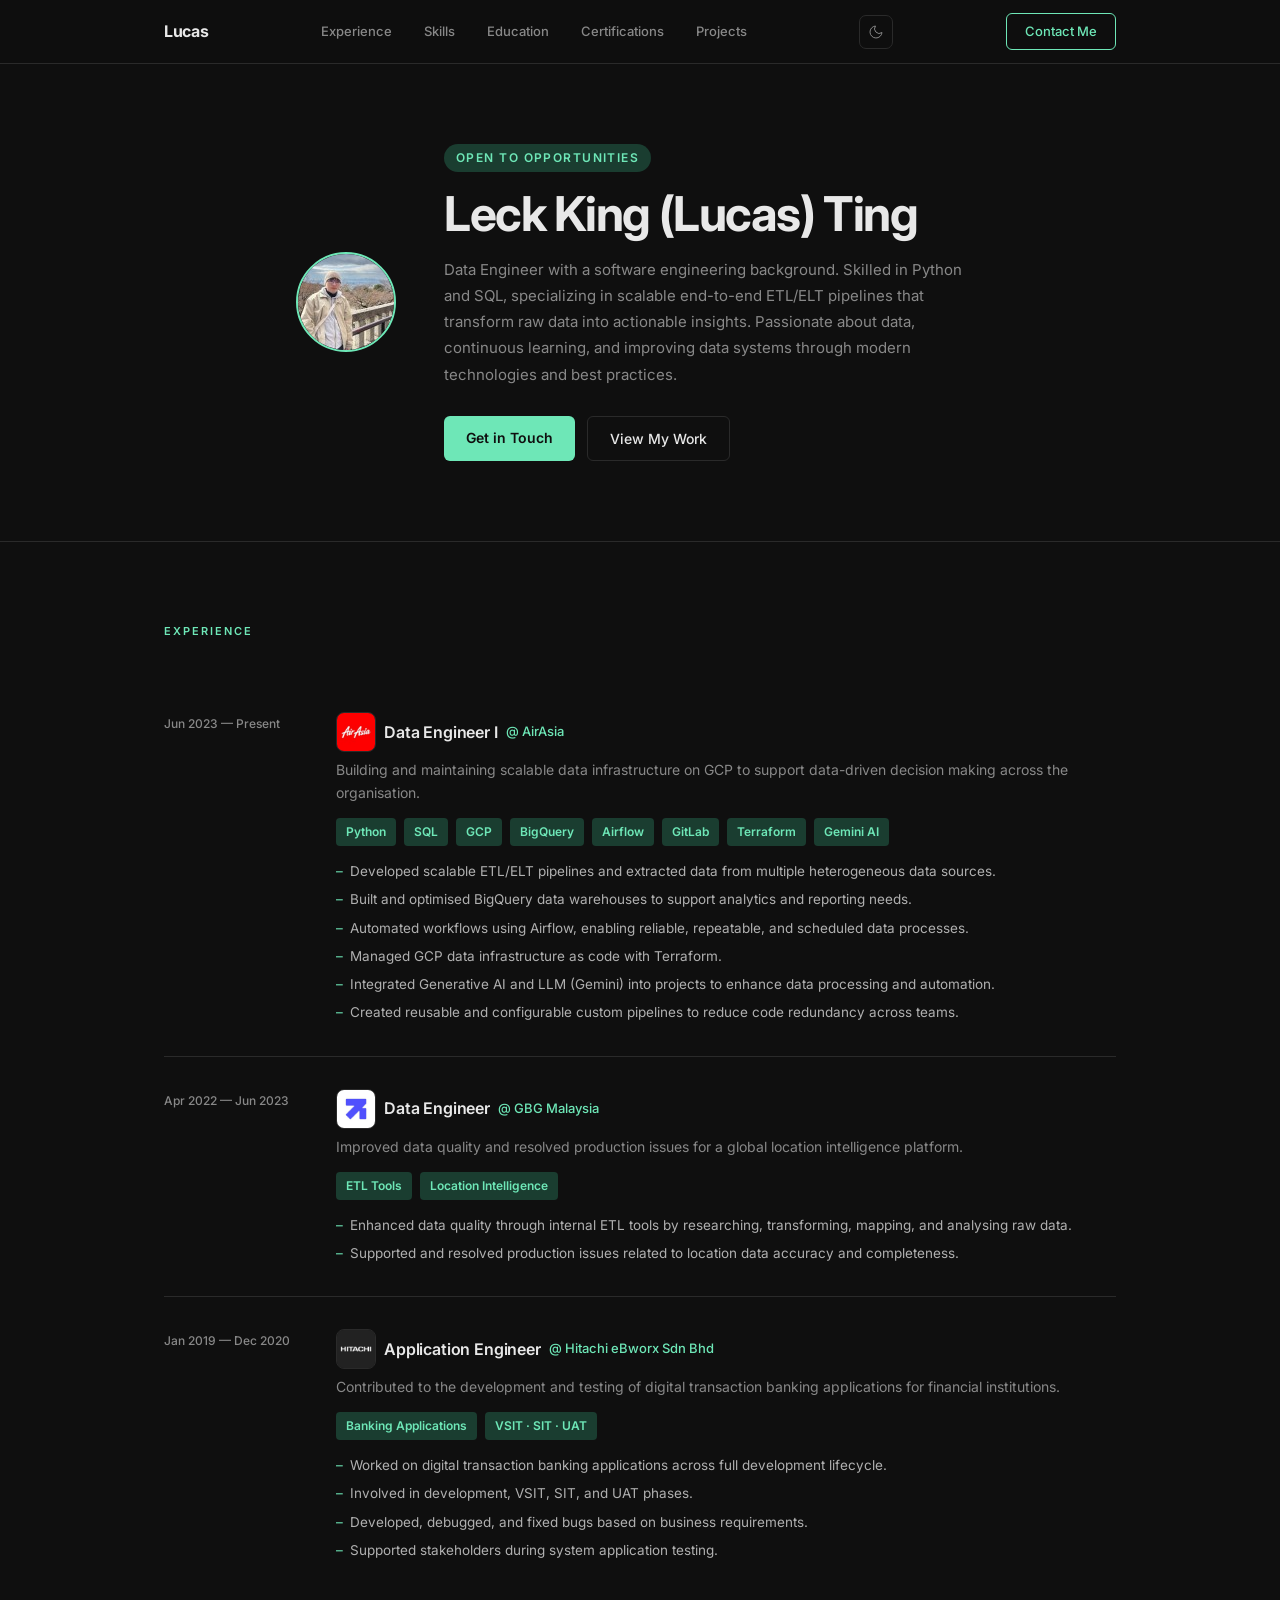
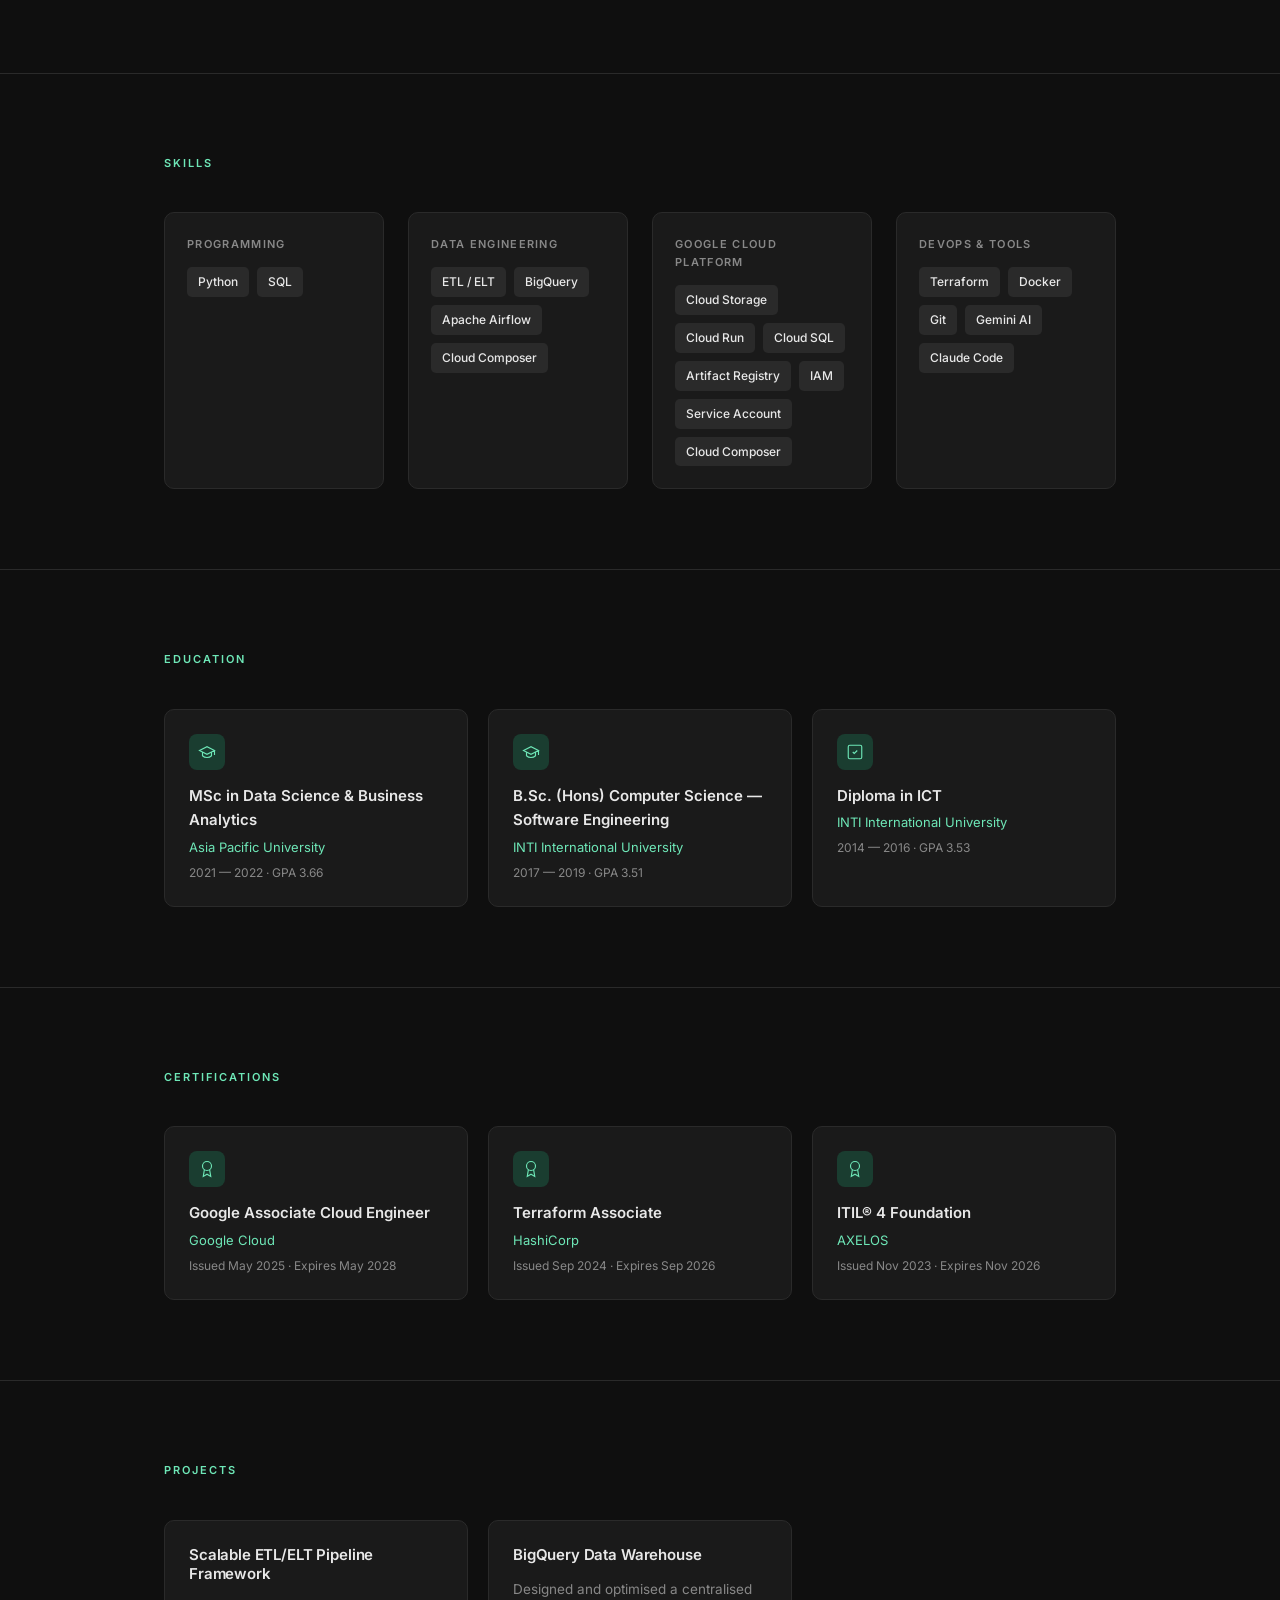
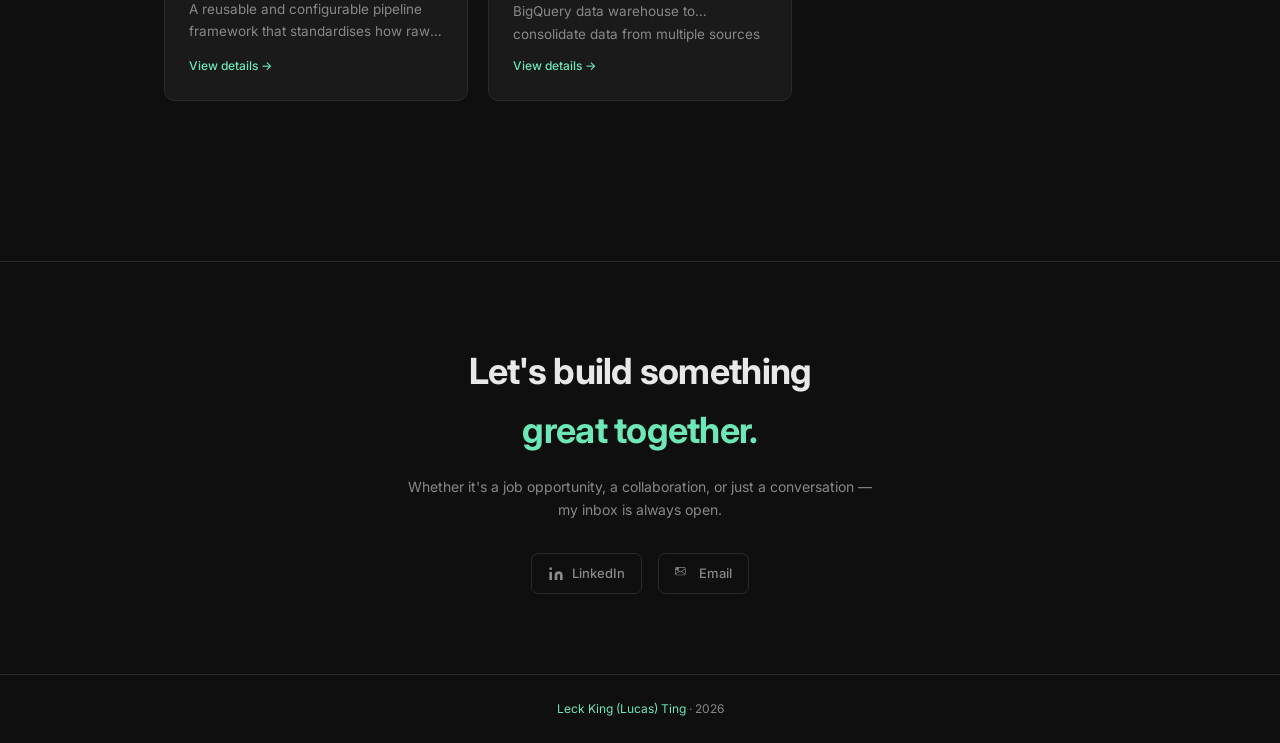
<file: index.html>
<!DOCTYPE html>
<html lang="en">
<head>
  <meta charset="UTF-8" />
  <meta name="viewport" content="width=device-width, initial-scale=1.0" />
  <title>Leck King (Lucas) Ting — Data Engineer</title>
  <link rel="preconnect" href="https://fonts.googleapis.com" />
  <link rel="preconnect" href="https://fonts.gstatic.com" crossorigin />
  <link href="https://fonts.googleapis.com/css2?family=Inter:wght@300;400;500;600;700&display=swap" rel="stylesheet" />
  <link rel="stylesheet" href="css/style.css" />
</head>
<body>

  <!-- Progress bar -->
  <div id="progress"></div>

  <!-- ── Nav ──────────────────────────────────────────────────────────── -->
  <nav>
    <div class="nav-inner">
      <a href="#hero" class="nav-logo">Lucas</a>
      <ul class="nav-links">
        <li><a href="#experience">Experience</a></li>
        <li><a href="#skills">Skills</a></li>
        <li><a href="#education">Education</a></li>
        <li><a href="#certifications">Certifications</a></li>
        <li><a href="#project">Projects</a></li>
      </ul>
      <button class="theme-toggle" id="themeToggle" aria-label="Toggle light/dark mode">
        <svg class="icon-moon" viewBox="0 0 24 24" fill="none" stroke="currentColor" stroke-width="1.5">
          <path d="M21 12.79A9 9 0 1 1 11.21 3 7 7 0 0 0 21 12.79z"/>
        </svg>
        <svg class="icon-sun" viewBox="0 0 24 24" fill="none" stroke="currentColor" stroke-width="1.5">
          <circle cx="12" cy="12" r="5"/>
          <line x1="12" y1="1"  x2="12" y2="3"/>
          <line x1="12" y1="21" x2="12" y2="23"/>
          <line x1="4.22" y1="4.22"  x2="5.64" y2="5.64"/>
          <line x1="18.36" y1="18.36" x2="19.78" y2="19.78"/>
          <line x1="1"  y1="12" x2="3"  y2="12"/>
          <line x1="21" y1="12" x2="23" y2="12"/>
          <line x1="4.22" y1="19.78" x2="5.64" y2="18.36"/>
          <line x1="18.36" y1="5.64" x2="19.78" y2="4.22"/>
        </svg>
      </button>
      <a href="#contact" class="btn-contact">Contact Me</a>
      <button class="hamburger" id="hamburger" aria-label="Open menu">
        <span></span><span></span><span></span>
      </button>
    </div>
  </nav>

  <!-- Mobile drawer -->
  <div class="mobile-menu" id="mobileMenu">
    <a href="#experience"      class="mobile-link">Experience</a>
    <a href="#skills"          class="mobile-link">Skills</a>
    <a href="#education"       class="mobile-link">Education</a>
    <a href="#certifications"  class="mobile-link">Certifications</a>
    <a href="#project"         class="mobile-link">Projects</a>
    <a href="#contact"         class="mobile-link">Contact Me</a>
  </div>

  <!-- ── Hero ─────────────────────────────────────────────────────────── -->
  <section id="hero">
    <div class="container">
      <div class="hero-inner">
        <div class="avatar-wrap">
          <div class="avatar">
            <!-- Replace this SVG with an <img src="avatar.jpg"> tag -->
             <img src="img/profile_logo.jpg">
          </div>
        </div>
        <div class="hero-text">
          <div class="hero-tag">Open to opportunities</div>
          <h1 class="hero-name">Leck King (Lucas) Ting</h1>
          <p class="hero-summary">
            Data Engineer with a software engineering background. Skilled in Python and SQL, specializing in scalable end-to-end ETL/ELT pipelines that transform raw data into actionable insights. Passionate about data, continuous learning, and improving data systems through modern technologies and best practices.
          </p>
          <div class="hero-cta">
            <a href="#contact" class="btn-primary">Get in Touch</a>
            <a href="#experience" class="btn-secondary">View My Work</a>
          </div>
        </div>
      </div>
    </div>
  </section>

  <!-- ── Experience ───────────────────────────────────────────────────── -->
  <section id="experience">
    <div class="container">
      <h2 class="section-title">Experience</h2>
      <div class="timeline">

        <div class="timeline-item">
          <div class="timeline-date">Jun 2023 — Present</div>
          <div class="timeline-body">
            
            <div class="timeline-header">
              <img class="company-logo" src="img/airasia_logo.jpg" alt="AirAsia logo" />
              <span class="timeline-role">Data Engineer I</span>
              <span class="timeline-company">@ AirAsia</span>
              
            </div>
            <p class="timeline-desc">
              Building and maintaining scalable data infrastructure on GCP to support data-driven decision making across the organisation.
            </p>
            <div class="metrics">
              <span class="metric">Python</span>
              <span class="metric">SQL</span>
              <span class="metric">GCP</span>
              <span class="metric">BigQuery</span>
              <span class="metric">Airflow</span>
              <span class="metric">GitLab</span>
              <span class="metric">Terraform</span>
              <span class="metric">Gemini AI</span>
            </div>
            <ul class="achievements">
              <li>Developed scalable ETL/ELT pipelines and extracted data from multiple heterogeneous data sources.</li>
              <li>Built and optimised BigQuery data warehouses to support analytics and reporting needs.</li>
              <li>Automated workflows using Airflow, enabling reliable, repeatable, and scheduled data processes.</li>
              <li>Managed GCP data infrastructure as code with Terraform.</li>
              <li>Integrated Generative AI and LLM (Gemini) into projects to enhance data processing and automation.</li>
              <li>Created reusable and configurable custom pipelines to reduce code redundancy across teams.</li>
            </ul>
          </div>
        </div>

        <div class="timeline-item">
          <div class="timeline-date">Apr 2022 — Jun 2023</div>
          <div class="timeline-body">
            <div class="timeline-header">
              <img class="company-logo" src="img/gb_group_logo.jpg" alt="GBG Malaysia logo" />
              <span class="timeline-role">Data Engineer</span>
              <span class="timeline-company">@ GBG Malaysia</span>
            </div>
            <p class="timeline-desc">
              Improved data quality and resolved production issues for a global location intelligence platform.
            </p>
            <div class="metrics">
              <span class="metric">ETL Tools</span>
              <span class="metric">Location Intelligence</span>
            </div>
            <ul class="achievements">
              <li>Enhanced data quality through internal ETL tools by researching, transforming, mapping, and analysing raw data.</li>
              <li>Supported and resolved production issues related to location data accuracy and completeness.</li>
            </ul>
          </div>
        </div>

        <div class="timeline-item">
          <div class="timeline-date">Jan 2019 — Dec 2020</div>
          <div class="timeline-body">
            <div class="timeline-header">
              <img class="company-logo" src="img/hitachi_ebworx_logo.jpg" alt="Hitachi eBworx logo" />
              <span class="timeline-role">Application Engineer</span>
              <span class="timeline-company">@ Hitachi eBworx Sdn Bhd</span>
            </div>
            <p class="timeline-desc">
              Contributed to the development and testing of digital transaction banking applications for financial institutions.
            </p>
            <div class="metrics">
              <span class="metric">Banking Applications</span>
              <span class="metric">VSIT · SIT · UAT</span>
            </div>
            <ul class="achievements">
              <li>Worked on digital transaction banking applications across full development lifecycle.</li>
              <li>Involved in development, VSIT, SIT, and UAT phases.</li>
              <li>Developed, debugged, and fixed bugs based on business requirements.</li>
              <li>Supported stakeholders during system application testing.</li>
            </ul>
          </div>
        </div>

      </div>
    </div>
  </section>

  <!-- ── Skills ────────────────────────────────────────────────────────── -->
  <section id="skills">
    <div class="container">
      <h2 class="section-title">Skills</h2>
      <div class="skills-grid">

        <div class="skill-group">
          <div class="skill-group-title">Programming</div>
          <div class="badges">
            <span class="badge">Python</span>
            <span class="badge">SQL</span>
          </div>
        </div>

        <div class="skill-group">
          <div class="skill-group-title">Data Engineering</div>
          <div class="badges">
            <span class="badge">ETL / ELT</span>
            <span class="badge">BigQuery</span>
            <span class="badge">Apache Airflow</span>
            <span class="badge">Cloud Composer</span>
          </div>
        </div>

        <div class="skill-group">
          <div class="skill-group-title">Google Cloud Platform</div>
          <div class="badges">
            <span class="badge">Cloud Storage</span>
            <span class="badge">Cloud Run</span>
            <span class="badge">Cloud SQL</span>
            <span class="badge">Artifact Registry</span>
            <span class="badge">IAM</span>
            <span class="badge">Service Account</span>
            <span class="badge">Cloud Composer</span>
          </div>
        </div>

        <div class="skill-group">
          <div class="skill-group-title">DevOps & Tools</div>
          <div class="badges">
            <span class="badge">Terraform</span>
            <span class="badge">Docker</span>
            <span class="badge">Git</span>
            <span class="badge">Gemini AI</span>
            <span class="badge">Claude Code</span>
          </div>
        </div>

      </div>
    </div>
  </section>

  <!-- ── Education ─────────────────────────────────────────────────────── -->
  <section id="education">
    <div class="container">
      <h2 class="section-title">Education</h2>
      <div class="edu-grid">

        <div class="edu-card">
          <div class="edu-icon">
            <svg viewBox="0 0 24 24" fill="none" stroke="currentColor" stroke-width="1.5">
              <path d="M22 10v6M2 10l10-5 10 5-10 5z"/>
              <path d="M6 12v5c3 3 9 3 12 0v-5"/>
            </svg>
          </div>
          <div class="edu-degree">MSc in Data Science & Business Analytics</div>
          <div class="edu-school">Asia Pacific University</div>
          <div class="edu-year">2021 — 2022 · GPA 3.66</div>
        </div>

        <div class="edu-card">
          <div class="edu-icon">
            <svg viewBox="0 0 24 24" fill="none" stroke="currentColor" stroke-width="1.5">
              <path d="M22 10v6M2 10l10-5 10 5-10 5z"/>
              <path d="M6 12v5c3 3 9 3 12 0v-5"/>
            </svg>
          </div>
          <div class="edu-degree">B.Sc. (Hons) Computer Science — Software Engineering</div>
          <div class="edu-school">INTI International University</div>
          <div class="edu-year">2017 — 2019 · GPA 3.51</div>
        </div>

        <div class="edu-card">
          <div class="edu-icon">
            <svg viewBox="0 0 24 24" fill="none" stroke="currentColor" stroke-width="1.5">
              <rect x="3" y="3" width="18" height="18" rx="2"/>
              <path d="M9 12l2 2 4-4"/>
            </svg>
          </div>
          <div class="edu-degree">Diploma in ICT</div>
          <div class="edu-school">INTI International University</div>
          <div class="edu-year">2014 — 2016 · GPA 3.53</div>
        </div>

      </div>
    </div>
  </section>

  <!-- ── Certifications ──────────────────────────────────────────────── -->
  <section id="certifications">
    <div class="container">
      <h2 class="section-title">Certifications</h2>
      <div class="cert-grid">

        <div class="cert-card">
          <div class="cert-icon">
            <svg viewBox="0 0 24 24" fill="none" stroke="currentColor" stroke-width="1.5">
              <circle cx="12" cy="8" r="6"/>
              <path d="M15.477 12.89L17 22l-5-3-5 3 1.523-9.11"/>
            </svg>
          </div>
          <div class="cert-name">Google Associate Cloud Engineer</div>
          <div class="cert-issuer">Google Cloud</div>
          <div class="cert-meta">Issued May 2025 · Expires May 2028</div>
        </div>

        <div class="cert-card">
          <div class="cert-icon">
            <svg viewBox="0 0 24 24" fill="none" stroke="currentColor" stroke-width="1.5">
              <circle cx="12" cy="8" r="6"/>
              <path d="M15.477 12.89L17 22l-5-3-5 3 1.523-9.11"/>
            </svg>
          </div>
          <div class="cert-name">Terraform Associate</div>
          <div class="cert-issuer">HashiCorp</div>
          <div class="cert-meta">Issued Sep 2024 · Expires Sep 2026</div>
        </div>

        <div class="cert-card">
          <div class="cert-icon">
            <svg viewBox="0 0 24 24" fill="none" stroke="currentColor" stroke-width="1.5">
              <circle cx="12" cy="8" r="6"/>
              <path d="M15.477 12.89L17 22l-5-3-5 3 1.523-9.11"/>
            </svg>
          </div>
          <div class="cert-name">ITIL® 4 Foundation</div>
          <div class="cert-issuer">AXELOS</div>
          <div class="cert-meta">Issued Nov 2023 · Expires Nov 2026</div>
        </div>

      </div>
    </div>
  </section>
  <section id="project">
    <div class="container">
      <h2 class="section-title">Projects</h2>
      <div class="projects-grid">

        <div class="project-card" data-id="p1">
          <div class="project-title">Scalable ETL/ELT Pipeline Framework</div>
          <p class="project-excerpt">
            A reusable and configurable pipeline framework that standardises how raw data is ingested, transformed, and loaded across multiple data sources.
          </p>
          <span class="card-more">View details →</span>
        </div>

        <div class="project-card" data-id="p2">
          <div class="project-title">BigQuery Data Warehouse</div>
          <p class="project-excerpt">
            Designed and optimised a centralised BigQuery data warehouse to consolidate data from multiple sources for analytics and reporting.
          </p>
          <span class="card-more">View details →</span>
        </div>

      </div>

      <!-- Hidden detail data -->
      <div id="p1-data" hidden>
        <div class="detail-title">Scalable ETL/ELT Pipeline Framework</div>
        <p class="detail-desc">
          A reusable and configurable pipeline framework that standardises how raw data is ingested, transformed, and loaded across multiple data sources. Reduces code redundancy and onboarding time for new pipelines.
        </p>
        <div class="badges">
          <span class="badge">Python</span>
          <span class="badge">BigQuery</span>
          <span class="badge">Cloud Storage</span>
          <span class="badge">Cloud Run</span>
        </div>
      </div>

      <div id="p2-data" hidden>
        <div class="detail-title">BigQuery Data Warehouse</div>
        <p class="detail-desc">
          Designed and optimised a centralised BigQuery data warehouse to consolidate data from multiple sources for analytics and reporting. Includes partitioning, clustering, and cost optimisation strategies.
        </p>
        <div class="badges">
          <span class="badge">BigQuery</span>
          <span class="badge">SQL</span>
          <span class="badge">Cloud Storage</span>
          <span class="badge">Python</span>
        </div>
      </div>

      <!-- Detail panel -->
      <div id="project-detail-panel" class="project-detail-panel">
        <button class="detail-close" id="detailClose" aria-label="Close">
          <svg width="14" height="14" viewBox="0 0 24 24" fill="none" stroke="currentColor" stroke-width="2">
            <line x1="18" y1="6" x2="6" y2="18"/>
            <line x1="6" y1="6" x2="18" y2="18"/>
          </svg>
        </button>
        <div id="detail-body"></div>
      </div>

    </div>
  </section>

  <!-- ── Contact ───────────────────────────────────────────────────────── -->
  <section id="contact">
    <div class="container">
      <div class="contact-inner">
        <h2 class="contact-heading">Let's build something<br><span class="accent">great together.</span></h2>
        <p class="contact-sub">Whether it's a job opportunity, a collaboration, or just a conversation — my inbox is always open.</p>
        <div class="social-links">
          <a href="https://www.linkedin.com/in/lucasmrting/" target="_blank" rel="noopener" class="social-link">
            <svg viewBox="0 0 24 24" fill="currentColor">
              <path d="M16 8a6 6 0 0 1 6 6v7h-4v-7a2 2 0 0 0-2-2 2 2 0 0 0-2 2v7h-4v-7a6 6 0 0 1 6-6zM2 9h4v12H2z"/>
              <circle cx="4" cy="4" r="2"/>
            </svg>
            LinkedIn
          </a>
          <a href="mailto:leck_king@hotmail.com" target="_blank" rel="noopener" class="social-link">
            <svg viewBox="0 0 24 24" fill="currentColor">
              <path d="M0 4a2 2 0 0 1 2-2h12a2 2 0 0 1 2 2v8a2 2 0 0 1-2 2H2a2 2 0 0 1-2-2zm2-1a1 1 0 0 0-1 1v.217l7 4.2 7-4.2V4a1 1 0 0 0-1-1zm13 2.383-4.708 2.825L15 11.105zm-.034 6.876-5.64-3.471L8 9.583l-1.326-.795-5.64 3.47A1 1 0 0 0 2 13h12a1 1 0 0 0 .966-.741M1 11.105l4.708-2.897L1 5.383z"/>
              <circle cx="4" cy="4" r="2"/>
            </svg>
            Email
          </a>
        </div>
      </div>
    </div>
  </section>

  

  <!-- ── Footer ────────────────────────────────────────────────────────── -->
  <footer>
    <div class="container">
      <span class="accent">Leck King (Lucas) Ting</span> · 2026
    </div>
  </footer>

  <script src="js/main.js"></script>
</body>
</html>
</file>
<file: css/style.css>
/* ── Reset & Tokens ─────────────────────────────────────────────────── */
*, *::before, *::after { box-sizing: border-box; margin: 0; padding: 0; }

:root {
  --bg:        #0f0f0f;
  --surface:   #1a1a1a;
  --border:    #2a2a2a;
  --text:      #e8e8e8;
  --muted:     #888;
  --accent:    #6ee7b7;
  --accent-dim:#1a3d30;
  --radius:    10px;
  --max-w:     1000px;
  --nav-h:     64px;
}

html[data-theme="light"] {
  --bg:        #f5f5f4;
  --surface:   #ffffff;
  --border:    #e2e2e0;
  --text:      #1a1a1a;
  --muted:     #6b7280;
  --accent:    #059669;
  --accent-dim:#d1fae5;
}

html { scroll-behavior: smooth; }

body {
  font-family: 'Inter', sans-serif;
  background: var(--bg);
  color: var(--text);
  line-height: 1.65;
  font-size: 15px;
}

/* ── Scrollbar ──────────────────────────────────────────────────────── */
::-webkit-scrollbar { width: 6px; }
::-webkit-scrollbar-track { background: var(--bg); }
::-webkit-scrollbar-thumb { background: var(--border); border-radius: 3px; }

/* ── Utility ────────────────────────────────────────────────────────── */
.container { max-width: var(--max-w); margin: 0 auto; padding: 0 24px; }
.accent    { color: var(--accent); }
section    { padding: 80px 0; }
section + section { border-top: 1px solid var(--border); }

h2.section-title {
  font-size: 11px;
  font-weight: 600;
  letter-spacing: .18em;
  text-transform: uppercase;
  color: var(--accent);
  margin-bottom: 40px;
}

/* ── Theme toggle ───────────────────────────────────────────────────── */
.theme-toggle {
  display: flex;
  align-items: center;
  justify-content: center;
  width: 34px;
  height: 34px;
  border-radius: 7px;
  border: 1px solid var(--border);
  background: transparent;
  color: var(--muted);
  cursor: pointer;
  transition: color .2s, border-color .2s, background .2s;
  flex-shrink: 0;
}

.theme-toggle:hover {
  color: var(--text);
  border-color: var(--muted);
}

.theme-toggle svg {
  width: 16px;
  height: 16px;
  transition: opacity .2s, transform .3s;
}

/* Show moon in dark mode, sun in light mode */
.icon-sun  { display: none; }
.icon-moon { display: block; }

html[data-theme="light"] .icon-sun  { display: block; }
html[data-theme="light"] .icon-moon { display: none; }

/* ── Nav ────────────────────────────────────────────────────────────── */
nav {
  position: fixed;
  top: 0; left: 0; right: 0;
  height: var(--nav-h);
  background: color-mix(in srgb, var(--bg) 85%, transparent);
  backdrop-filter: blur(12px);
  -webkit-backdrop-filter: blur(12px);
  border-bottom: 1px solid var(--border);
  z-index: 100;
  display: flex;
  align-items: center;
}

.nav-inner {
  display: flex;
  align-items: center;
  justify-content: space-between;
  width: 100%;
  max-width: var(--max-w);
  margin: 0 auto;
  padding: 0 24px;
}

.nav-logo {
  font-weight: 700;
  font-size: 16px;
  letter-spacing: -.02em;
  text-decoration: none;
  color: var(--text);
}

.nav-links {
  display: flex;
  gap: 32px;
  list-style: none;
}

.nav-links a {
  text-decoration: none;
  color: var(--muted);
  font-size: 13px;
  font-weight: 500;
  transition: color .2s;
}

.nav-links a:hover { color: var(--text); }

.btn-contact {
  background: transparent;
  border: 1px solid var(--accent);
  color: var(--accent);
  padding: 7px 18px;
  border-radius: 6px;
  font-size: 13px;
  font-weight: 500;
  font-family: inherit;
  cursor: pointer;
  text-decoration: none;
  transition: background .2s, color .2s;
  white-space: nowrap;
}

.btn-contact:hover {
  background: var(--accent);
  color: var(--bg);
}

/* Hamburger */
.hamburger {
  display: none;
  flex-direction: column;
  gap: 5px;
  background: none;
  border: none;
  cursor: pointer;
  padding: 4px;
}
.hamburger span {
  display: block;
  width: 22px;
  height: 2px;
  background: var(--text);
  border-radius: 2px;
  transition: transform .25s, opacity .25s;
}
.hamburger.open span:nth-child(1) { transform: translateY(7px) rotate(45deg); }
.hamburger.open span:nth-child(2) { opacity: 0; }
.hamburger.open span:nth-child(3) { transform: translateY(-7px) rotate(-45deg); }

/* Mobile drawer */
.mobile-menu {
  display: none;
  position: fixed;
  top: var(--nav-h);
  left: 0; right: 0;
  background: var(--surface);
  border-bottom: 1px solid var(--border);
  padding: 20px 24px;
  flex-direction: column;
  gap: 20px;
  z-index: 99;
}
.mobile-menu.open { display: flex; }
.mobile-menu a {
  text-decoration: none;
  color: var(--text);
  font-size: 15px;
  font-weight: 500;
}

/* ── Hero ───────────────────────────────────────────────────────────── */
#hero {
  padding-top: calc(var(--nav-h) + 80px);
  padding-bottom: 80px;
  display: flex;
  align-items: center;
}

.hero-inner {
  display: flex;
  align-items: center;
  gap: 48px;
}

.avatar-wrap {
  flex-shrink: 0;
}

.avatar {
  width: 100px;
  height: 100px;
  border-radius: 50%;
  background: var(--accent-dim);
  border: 2px solid var(--accent);
  display: flex;
  align-items: center;
  justify-content: center;
  overflow: hidden;
}

.avatar svg {
  width: 64px;
  height: 64px;
  color: var(--accent);
}

.hero-text { flex: 1; }

.hero-tag {
  display: inline-block;
  font-size: 12px;
  font-weight: 600;
  letter-spacing: .12em;
  text-transform: uppercase;
  color: var(--accent);
  background: var(--accent-dim);
  padding: 4px 12px;
  border-radius: 99px;
  margin-bottom: 16px;
}

.hero-name {
  font-size: clamp(32px, 5vw, 48px);
  font-weight: 700;
  letter-spacing: -.03em;
  line-height: 1.1;
  margin-bottom: 16px;
}

.hero-summary {
  color: var(--muted);
  max-width: 540px;
  font-size: 15px;
  line-height: 1.75;
  margin-bottom: 28px;
}

.hero-cta {
  display: flex;
  gap: 12px;
  flex-wrap: wrap;
}

.btn-primary {
  background: var(--accent);
  color: var(--bg);
  border: none;
  padding: 10px 22px;
  border-radius: 6px;
  font-size: 14px;
  font-weight: 600;
  font-family: inherit;
  cursor: pointer;
  text-decoration: none;
  transition: opacity .2s;
}
.btn-primary:hover { opacity: .85; }

.btn-secondary {
  background: transparent;
  border: 1px solid var(--border);
  color: var(--text);
  padding: 10px 22px;
  border-radius: 6px;
  font-size: 14px;
  font-weight: 500;
  font-family: inherit;
  cursor: pointer;
  text-decoration: none;
  transition: border-color .2s;
}
.btn-secondary:hover { border-color: var(--muted); }

/* ── Experience ─────────────────────────────────────────────────────── */
.timeline { display: flex; flex-direction: column; gap: 0; }

.timeline-item {
  display: grid;
  grid-template-columns: 140px 1fr;
  gap: 0 32px;
  padding: 32px 0;
  border-bottom: 1px solid var(--border);
  opacity: 0;
  transform: translateY(20px);
  transition: opacity .5s ease, transform .5s ease;
}

.timeline-item.visible { opacity: 1; transform: translateY(0); }
.timeline-item:last-child { border-bottom: none; }

.timeline-date {
  padding-top: 3px;
  font-size: 12px;
  font-weight: 500;
  color: var(--muted);
  line-height: 1.5;
}

.timeline-dot {
  display: none;
}

.timeline-body {}

.company-logo {
  display: block;
  width: 40px;
  height: 40px;
  border-radius: 8px;
  object-fit: contain;
  background: var(--surface);
  border: 1px solid var(--border);
  flex-shrink: 0;
}

.timeline-header {
  display: flex;
  align-items: center;
  flex-wrap: wrap;
  gap: 8px;
  margin-bottom: 6px;
}

.timeline-role {
  font-size: 16px;
  font-weight: 600;
  letter-spacing: -.01em;
}

.timeline-company {
  font-size: 13px;
  color: var(--accent);
  font-weight: 500;
}

.timeline-desc {
  color: var(--muted);
  font-size: 14px;
  margin-bottom: 14px;
}

.metrics {
  display: flex;
  flex-wrap: wrap;
  gap: 8px;
  margin-bottom: 14px;
}

.metric {
  background: var(--accent-dim);
  color: var(--accent);
  font-size: 12px;
  font-weight: 600;
  padding: 4px 10px;
  border-radius: 4px;
}

.achievements {
  list-style: none;
  display: flex;
  flex-direction: column;
  gap: 6px;
}

.achievements li {
  font-size: 13.5px;
  color: #b0b0b0;
  padding-left: 14px;
  position: relative;
}

.achievements li::before {
  content: '–';
  position: absolute;
  left: 0;
  color: var(--accent);
}

/* ── Skills ─────────────────────────────────────────────────────────── */
.skills-grid {
  display: grid;
  grid-template-columns: repeat(4, 1fr);
  gap: 24px;
}

.skill-group {
  background: var(--surface);
  border: 1px solid var(--border);
  border-radius: var(--radius);
  padding: 22px;
  opacity: 0;
  transform: translateY(16px);
  transition: opacity .45s ease, transform .45s ease;
}

.skill-group.visible { opacity: 1; transform: translateY(0); }

.skill-group-title {
  font-size: 11px;
  font-weight: 600;
  letter-spacing: .12em;
  text-transform: uppercase;
  color: var(--muted);
  margin-bottom: 14px;
}

.badges {
  display: flex;
  flex-wrap: wrap;
  gap: 8px;
}

.badge {
  background: var(--border);
  color: var(--text);
  font-size: 12px;
  font-weight: 500;
  padding: 5px 11px;
  border-radius: 5px;
  transition: background .2s, color .2s;
}

.badge:hover {
  background: var(--accent-dim);
  color: var(--accent);
}

/* ── Education ──────────────────────────────────────────────────────── */
.edu-grid {
  display: grid;
  grid-template-columns: repeat(3, 1fr);
  gap: 20px;
}

.edu-card {
  background: var(--surface);
  border: 1px solid var(--border);
  border-radius: var(--radius);
  padding: 24px;
  opacity: 0;
  transform: translateY(16px);
  transition: opacity .45s ease, transform .45s ease;
}

.edu-card.visible { opacity: 1; transform: translateY(0); }

.edu-icon {
  width: 36px;
  height: 36px;
  border-radius: 8px;
  background: var(--accent-dim);
  display: flex;
  align-items: center;
  justify-content: center;
  margin-bottom: 14px;
}

.edu-icon svg { width: 18px; height: 18px; color: var(--accent); }

.edu-degree {
  font-size: 15px;
  font-weight: 600;
  margin-bottom: 4px;
}

.edu-school {
  font-size: 13px;
  color: var(--accent);
  margin-bottom: 4px;
}

.edu-year {
  font-size: 12px;
  color: var(--muted);
}

/* ── Certifications ─────────────────────────────────────────────────── */
.cert-grid {
  display: grid;
  grid-template-columns: repeat(3, 1fr);
  gap: 20px;
}

.cert-card {
  background: var(--surface);
  border: 1px solid var(--border);
  border-radius: var(--radius);
  padding: 24px;
  opacity: 0;
  transform: translateY(16px);
  transition: opacity .45s ease, transform .45s ease, border-color .2s;
}

.cert-card:hover { border-color: var(--accent); }
.cert-card.visible { opacity: 1; transform: translateY(0); }

.cert-icon {
  width: 36px;
  height: 36px;
  border-radius: 8px;
  background: var(--accent-dim);
  display: flex;
  align-items: center;
  justify-content: center;
  margin-bottom: 14px;
}

.cert-icon svg { width: 18px; height: 18px; color: var(--accent); }

.cert-name {
  font-size: 15px;
  font-weight: 600;
  margin-bottom: 4px;
}

.cert-issuer {
  font-size: 13px;
  color: var(--accent);
  margin-bottom: 4px;
}

.cert-meta {
  font-size: 12px;
  color: var(--muted);
}

/* ── Contact ────────────────────────────────────────────────────────── */
#contact {
  text-align: center;
}

.contact-inner {
  max-width: 480px;
  margin: 0 auto;
}

.contact-heading {
  font-size: clamp(24px, 4vw, 36px);
  font-weight: 700;
  letter-spacing: -.02em;
  margin-bottom: 14px;
}

.contact-sub {
  color: var(--muted);
  margin-bottom: 32px;
  font-size: 14px;
}

.contact-email {
  display: inline-flex;
  align-items: center;
  gap: 8px;
  background: var(--surface);
  border: 1px solid var(--border);
  border-radius: var(--radius);
  padding: 12px 20px;
  text-decoration: none;
  color: var(--text);
  font-size: 14px;
  font-weight: 500;
  margin-bottom: 28px;
  transition: border-color .2s;
}

.contact-email:hover { border-color: var(--accent); }

.social-links {
  display: flex;
  justify-content: center;
  gap: 16px;
}

.social-link {
  display: flex;
  align-items: center;
  gap: 8px;
  text-decoration: none;
  color: var(--muted);
  font-size: 13px;
  font-weight: 500;
  padding: 9px 16px;
  border-radius: 7px;
  border: 1px solid var(--border);
  transition: color .2s, border-color .2s;
}

.social-link svg { width: 16px; height: 16px; flex-shrink: 0; }
.social-link:hover { color: var(--text); border-color: var(--muted); }

/* ── Footer ─────────────────────────────────────────────────────────── */
footer {
  border-top: 1px solid var(--border);
  padding: 24px 0;
  text-align: center;
  font-size: 12px;
  color: var(--muted);
}

/* ── Scroll indicator ───────────────────────────────────────────────── */
#progress {
  position: fixed;
  top: 0;
  left: 0;
  height: 2px;
  background: var(--accent);
  width: 0%;
  z-index: 200;
  transition: width .1s linear;
}

/* ── Projects page ──────────────────────────────────────────────────── */
.page-hero {
  padding-top: calc(var(--nav-h) + 64px);
  padding-bottom: 64px;
}

.page-hero-label {
  display: inline-block;
  font-size: 11px;
  font-weight: 600;
  letter-spacing: .18em;
  text-transform: uppercase;
  color: var(--accent);
  margin-bottom: 14px;
}

.page-hero-title {
  font-size: clamp(28px, 4vw, 42px);
  font-weight: 700;
  letter-spacing: -.03em;
  line-height: 1.1;
  margin-bottom: 14px;
}

.page-hero-sub {
  color: var(--muted);
  font-size: 15px;
  max-width: 520px;
}

.projects-grid {
  display: grid;
  grid-template-columns: repeat(3, 1fr);
  gap: 20px;
  padding-bottom: 80px;
}

.project-card {
  background: var(--surface);
  border: 1px solid var(--border);
  border-radius: var(--radius);
  padding: 24px;
  display: flex;
  flex-direction: column;
  gap: 14px;
  opacity: 0;
  transform: translateY(16px);
  transition: opacity .45s ease, transform .45s ease, border-color .2s;
}

.project-card { cursor: pointer; }
.project-card:hover { border-color: var(--accent); }
.project-card.active { border-color: var(--accent); background: var(--accent-dim); }
.project-card.visible { opacity: 1; transform: translateY(0); }

.project-excerpt {
  font-size: 13.5px;
  color: var(--muted);
  line-height: 1.65;
  display: -webkit-box;
  -webkit-line-clamp: 2;
  -webkit-box-orient: vertical;
  overflow: hidden;
  flex: 1;
}

.card-more {
  font-size: 12px;
  font-weight: 500;
  color: var(--accent);
  margin-top: auto;
}

.project-detail-panel {
  display: none;
  border: 1px solid var(--accent);
  border-radius: var(--radius);
  background: var(--surface);
  padding: 28px 32px;
  margin-bottom: 80px;
  position: relative;
}

.project-detail-panel.open {
  display: block;
  animation: detailIn .25s ease;
}

@keyframes detailIn {
  from { opacity: 0; transform: translateY(10px); }
  to   { opacity: 1; transform: translateY(0); }
}

.detail-close {
  position: absolute;
  top: 16px;
  right: 16px;
  display: flex;
  align-items: center;
  justify-content: center;
  width: 28px;
  height: 28px;
  border-radius: 6px;
  border: 1px solid var(--border);
  background: transparent;
  color: var(--muted);
  cursor: pointer;
  transition: color .2s, border-color .2s;
}

.detail-close:hover { color: var(--text); border-color: var(--muted); }

.detail-title {
  font-size: 18px;
  font-weight: 600;
  letter-spacing: -.01em;
  margin-bottom: 12px;
}

.detail-desc {
  font-size: 14px;
  color: var(--muted);
  line-height: 1.75;
  margin-bottom: 20px;
}

.project-card-top {
  display: flex;
  align-items: center;
  justify-content: space-between;
  gap: 8px;
}

.project-company-tag {
  display: inline-flex;
  align-items: center;
  gap: 6px;
  font-size: 11px;
  font-weight: 600;
  letter-spacing: .08em;
  text-transform: uppercase;
  color: var(--accent);
  background: var(--accent-dim);
  padding: 3px 10px;
  border-radius: 99px;
  text-decoration: none;
  transition: opacity .2s;
}

.project-company-tag:hover { opacity: .75; }

.project-status {
  font-size: 11px;
  font-weight: 500;
  color: var(--muted);
  background: var(--border);
  padding: 3px 9px;
  border-radius: 99px;
}

.project-status.live {
  color: var(--accent);
  background: var(--accent-dim);
}

.project-title {
  font-size: 15px;
  font-weight: 600;
  letter-spacing: -.01em;
  line-height: 1.3;
}

.project-desc {
  font-size: 13.5px;
  color: var(--muted);
  line-height: 1.65;
  flex: 1;
}

/* ── Responsive ─────────────────────────────────────────────────────── */
@media (max-width: 640px) {
  .nav-links, .nav-links + .btn-contact { display: none; }
  .hamburger { display: flex; }

  .hero-inner { flex-direction: column; gap: 28px; text-align: center; }
  .hero-summary { margin-left: auto; margin-right: auto; }
  .hero-cta { justify-content: center; }

  .timeline-item { grid-template-columns: 1fr; gap: 4px; }
  .timeline-date { font-size: 11px; color: var(--accent); }

  .skills-grid { grid-template-columns: repeat(2, 1fr); }
  .edu-grid    { grid-template-columns: 1fr; }
  .cert-grid   { grid-template-columns: 1fr; }

  .projects-grid { grid-template-columns: 1fr; }
}
</file>
